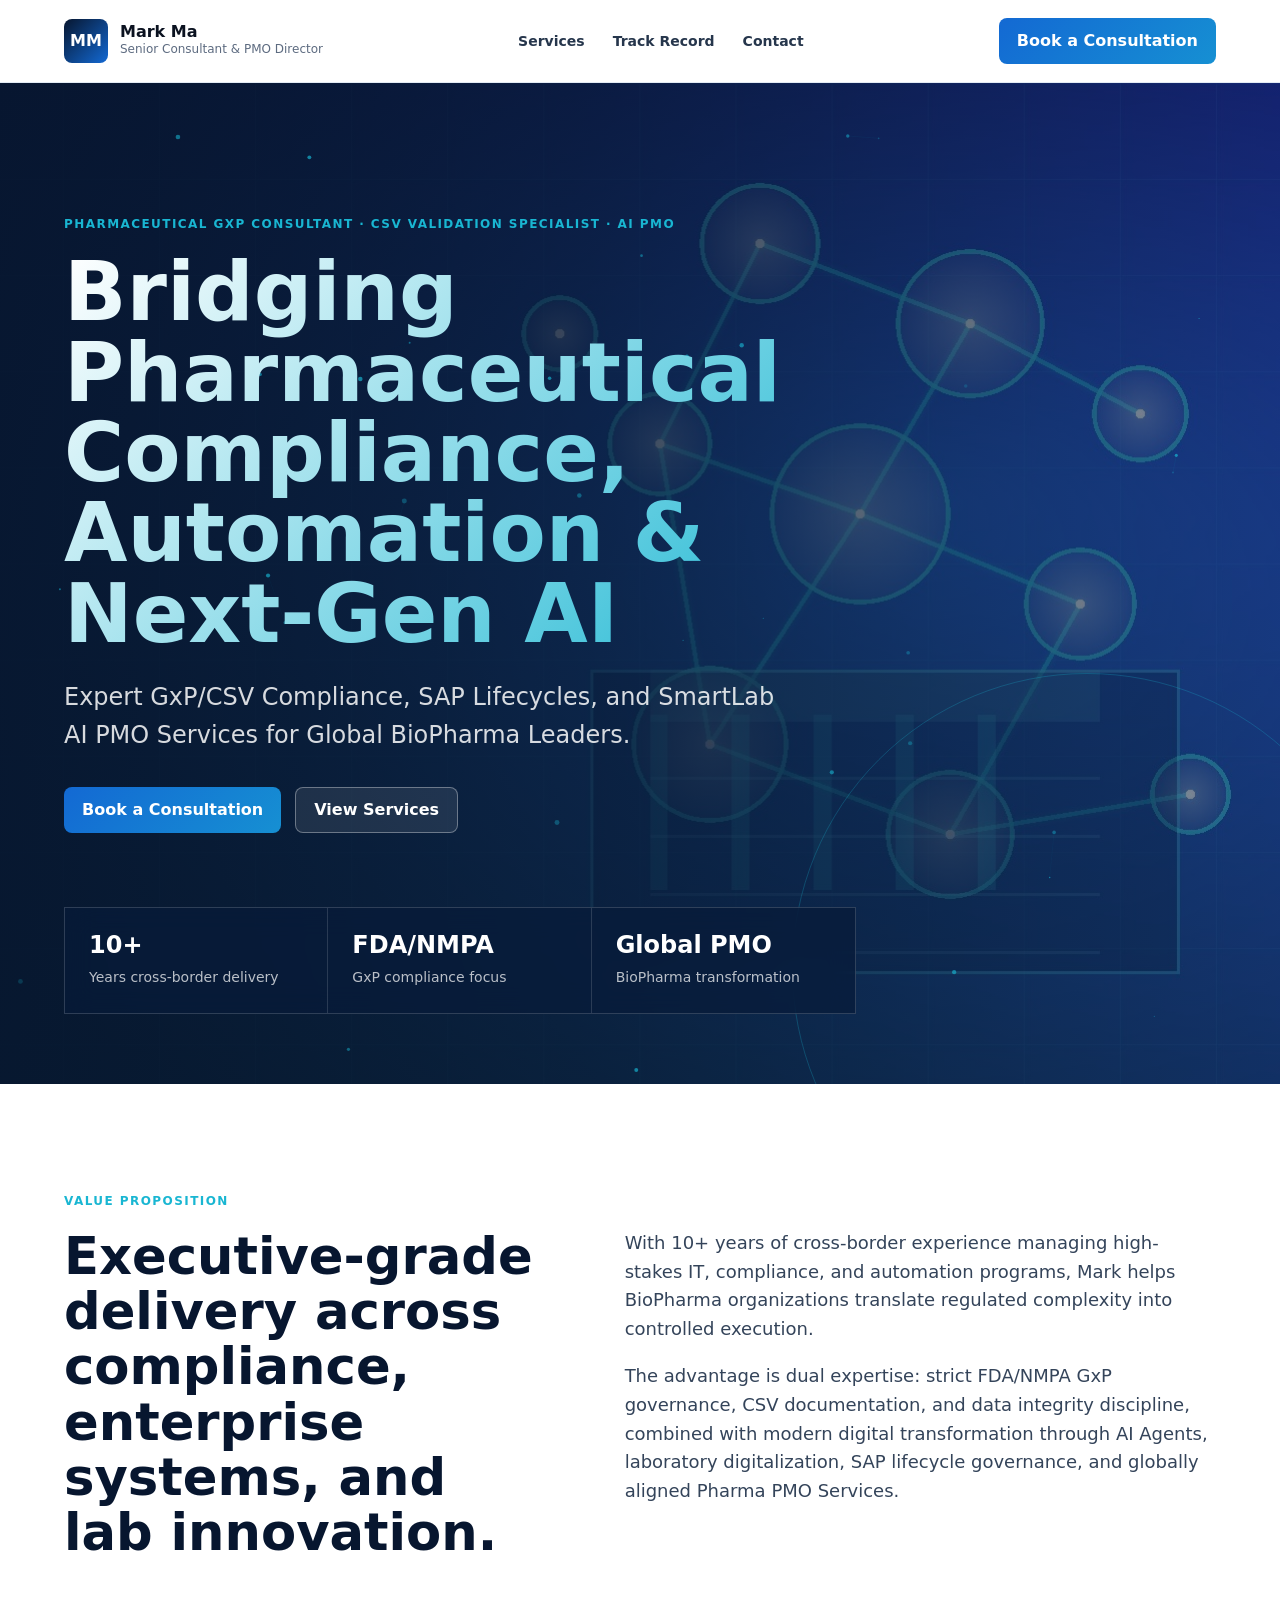
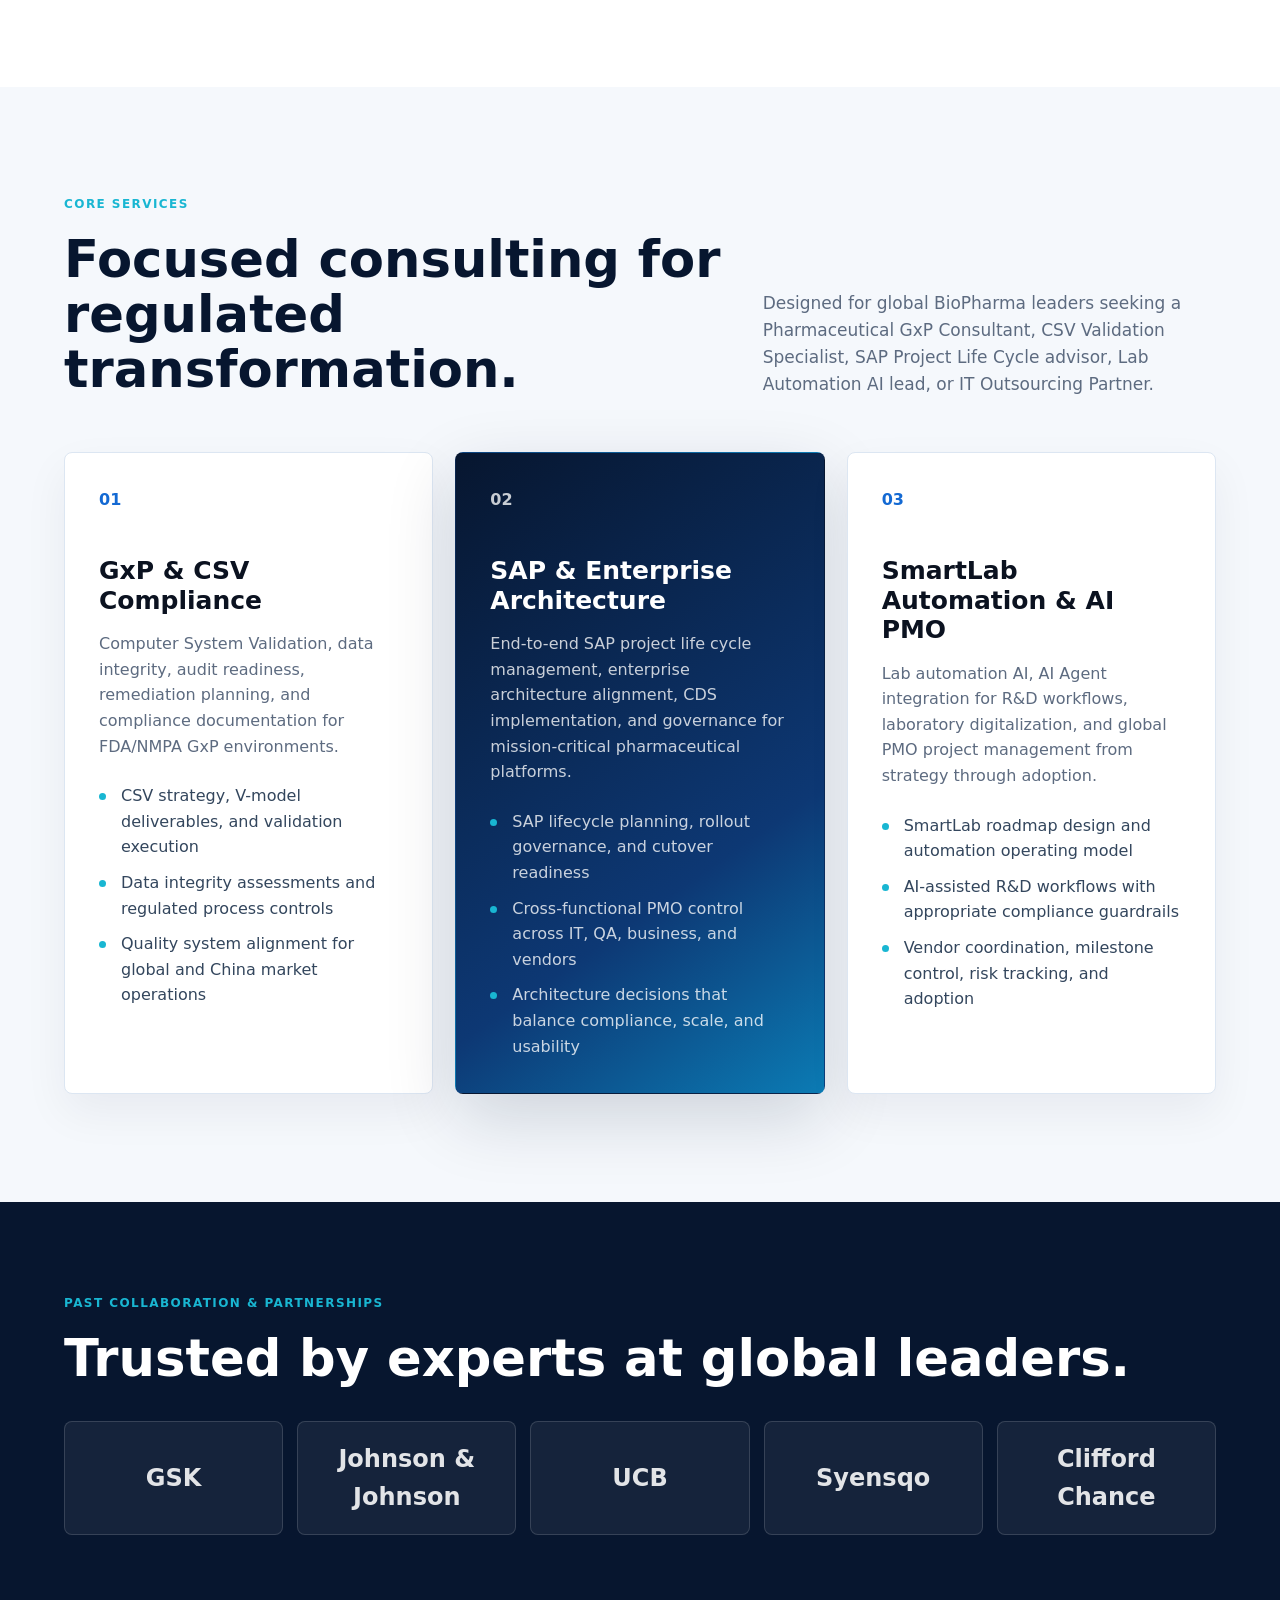
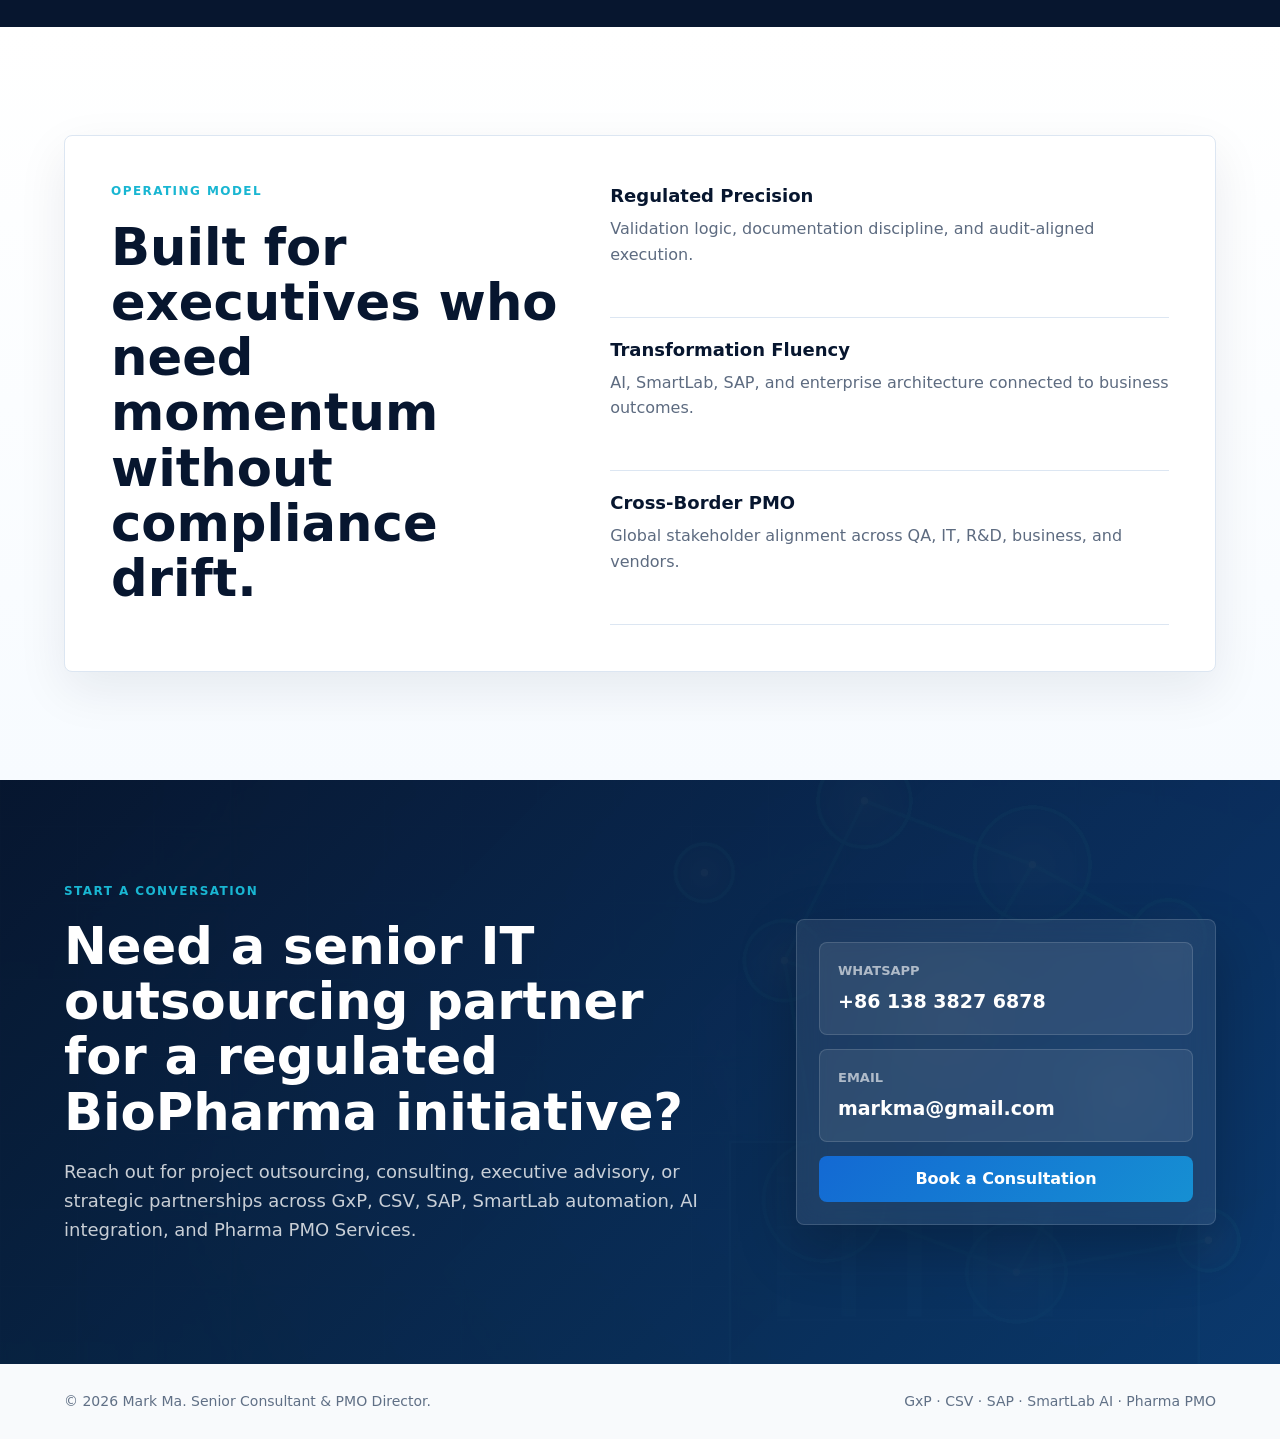
<file: index.html>
<!doctype html>
<html lang="en">
  <head>
    <meta charset="utf-8" />
    <meta name="viewport" content="width=device-width, initial-scale=1" />
    <title>Senior Pharmaceutical GxP Consultant | CSV, SAP Lifecycle & Lab Automation AI PMO</title>
    <meta
      name="description"
      content="Premium consulting for global BioPharma leaders: Pharmaceutical GxP Consultant, CSV Validation Specialist, SAP Project Life Cycle, Lab Automation AI, Pharma PMO Services, and IT Outsourcing Partner."
    />
    <meta
      name="keywords"
      content="Pharmaceutical GxP Consultant, CSV Validation Specialist, SAP Project Life Cycle, Lab Automation AI, Pharma PMO Services, IT Outsourcing Partner, Computer System Validation, FDA GxP, NMPA GxP, SmartLab AI, SAP lifecycle management"
    />
    <meta name="author" content="Mark Ma" />
    <meta name="robots" content="index, follow, max-image-preview:large" />
    <meta property="og:type" content="website" />
    <meta property="og:title" content="Mark Ma | Senior Pharmaceutical GxP Consultant & PMO Director" />
    <meta
      property="og:description"
      content="Expert GxP/CSV Compliance, SAP Lifecycles, and SmartLab AI PMO Services for Global BioPharma Leaders."
    />
    <meta property="og:image" content="https://mark-ma.vercel.app/assets/hero-lab.jpg" />
    <meta property="og:url" content="https://mark-ma.vercel.app/" />
    <meta property="og:site_name" content="Mark Ma Consulting" />
    <meta property="og:locale" content="en_US" />
    <meta name="twitter:card" content="summary_large_image" />
    <meta name="twitter:title" content="Mark Ma | Senior Pharmaceutical GxP Consultant" />
    <meta name="twitter:description" content="Expert GxP/CSV Compliance, SAP Lifecycles, and SmartLab AI PMO Services." />
    <meta name="twitter:image" content="https://mark-ma.vercel.app/assets/hero-lab.jpg" />
    <meta name="theme-color" content="#07162f" />
    <meta name="google-site-verification" content="1vQgkWJ5fA-ZS8AKBYM-wUA8U-LU5tYf1YLGHgV7a9M" />
    <meta name="geo.region" content="CN-GD" />
    <meta name="geo.placename" content="Shenzhen" />
    <meta name="geo.position" content="22.5431;114.0579" />
    <meta name="ICBM" content="22.5431, 114.0579" />
    <link rel="canonical" href="https://mark-ma.vercel.app/" />
    <link rel="preload" href="/assets/hero-lab.jpg" as="image" />
    <link rel="preconnect" href="https://fonts.googleapis.com" />
    <link rel="preconnect" href="https://fonts.gstatic.com" crossorigin />
    <link rel="stylesheet" href="/styles.css" />
    <script type="application/ld+json">
      {
        "@context": "https://schema.org",
        "@graph": [
          {
            "@type": "Person",
            "name": "Mark Ma",
            "jobTitle": "Senior Consultant & PMO Director",
            "email": "mailto:markma@gmail.com",
            "telephone": "+8613838276878",
            "address": {
              "@type": "PostalAddress",
              "addressLocality": "Shenzhen",
              "addressRegion": "Guangdong",
              "addressCountry": "CN"
            },
            "knowsAbout": [
              "Pharmaceutical GxP Consultant",
              "CSV Validation Specialist",
              "Computer System Validation",
              "SAP Project Life Cycle",
              "Lab Automation AI",
              "Pharma PMO Services",
              "IT Outsourcing Partner",
              "FDA GxP",
              "NMPA GxP"
            ]
          },
          {
            "@type": "ProfessionalService",
            "name": "Pharma GxP, CSV, SAP Lifecycle and SmartLab AI PMO Consulting",
            "description": "Senior consulting services for global BioPharma organizations requiring GxP/CSV compliance, SAP lifecycle management, laboratory digitalization, AI agent integration, and cross-border PMO delivery.",
            "areaServed": ["Global", "China", "United States", "Europe"],
            "serviceType": [
              "GxP & CSV Compliance",
              "SAP & Enterprise Architecture",
              "SmartLab Automation & AI PMO"
            ],
            "email": "mailto:markma@gmail.com",
            "telephone": "+8613838276878"
          },
          {
            "@type": "FAQPage",
            "mainEntity": [
              {
                "@type": "Question",
                "name": "What consulting services are available for pharmaceutical GxP and CSV projects?",
                "acceptedAnswer": {
                  "@type": "Answer",
                  "text": "Services include Computer System Validation, data integrity review, compliance audit readiness, FDA/NMPA GxP advisory, validation documentation, remediation planning, and PMO delivery."
                }
              },
              {
                "@type": "Question",
                "name": "Can SAP lifecycle and lab automation projects be managed together?",
                "acceptedAnswer": {
                  "@type": "Answer",
                  "text": "Yes. The consulting model connects SAP project life cycle governance, enterprise architecture, CDS implementation, SmartLab automation, AI agents, and global PMO controls."
                }
              }
            ]
          }
        ]
      }
    </script>
  </head>
  <body>
    <header class="site-header" aria-label="Primary navigation">
      <a class="brand" href="#top" aria-label="Mark Ma home">
        <span class="brand-mark">MM</span>
        <span>
          <strong>Mark Ma</strong>
          <small>Senior Consultant & PMO Director</small>
        </span>
      </a>
      <nav>
        <a href="#services">Services</a>
        <a href="#track-record">Track Record</a>
        <a href="#contact">Contact</a>
      </nav>
      <a class="header-cta" href="mailto:markma@gmail.com?subject=Consulting%20Inquiry">Book a Consultation</a>
    </header>

    <main id="top">
      <section class="hero">
        <div class="hero-bg" role="img" aria-label="Digital pharmaceutical compliance and smart lab command center"></div>
        <div class="hero-content">
          <p class="eyebrow">Pharmaceutical GxP Consultant · CSV Validation Specialist · AI PMO</p>
          <h1>Bridging Pharmaceutical Compliance, Automation & Next-Gen AI</h1>
          <p class="hero-subtitle">
            Expert GxP/CSV Compliance, SAP Lifecycles, and SmartLab AI PMO Services for Global BioPharma Leaders.
          </p>
          <div class="hero-actions" aria-label="Primary actions">
            <a class="button primary" href="mailto:markma@gmail.com?subject=Book%20a%20Consultation">Book a Consultation</a>
            <a class="button secondary" href="#services">View Services</a>
          </div>
          <div class="hero-metrics" aria-label="Experience highlights">
            <div><strong>10+</strong><span>Years cross-border delivery</span></div>
            <div><strong>FDA/NMPA</strong><span>GxP compliance focus</span></div>
            <div><strong>Global PMO</strong><span>BioPharma transformation</span></div>
          </div>
        </div>
      </section>

      <section class="section value-section" id="about">
        <div class="section-kicker">Value Proposition</div>
        <div class="split">
          <div>
            <h2>Executive-grade delivery across compliance, enterprise systems, and lab innovation.</h2>
          </div>
          <div class="value-copy">
            <p>
              With 10+ years of cross-border experience managing high-stakes IT, compliance, and automation programs,
              Mark helps BioPharma organizations translate regulated complexity into controlled execution.
            </p>
            <p>
              The advantage is dual expertise: strict FDA/NMPA GxP governance, CSV documentation, and data integrity
              discipline, combined with modern digital transformation through AI Agents, laboratory digitalization,
              SAP lifecycle governance, and globally aligned Pharma PMO Services.
            </p>
          </div>
        </div>
      </section>

      <section class="section services-section" id="services">
        <div class="section-heading">
          <div>
            <div class="section-kicker">Core Services</div>
            <h2>Focused consulting for regulated transformation.</h2>
          </div>
          <p>
            Designed for global BioPharma leaders seeking a Pharmaceutical GxP Consultant, CSV Validation Specialist,
            SAP Project Life Cycle advisor, Lab Automation AI lead, or IT Outsourcing Partner.
          </p>
        </div>
        <div class="service-grid">
          <article class="service-card">
            <span class="service-index">01</span>
            <h3>GxP & CSV Compliance</h3>
            <p>
              Computer System Validation, data integrity, audit readiness, remediation planning, and compliance
              documentation for FDA/NMPA GxP environments.
            </p>
            <ul>
              <li>CSV strategy, V-model deliverables, and validation execution</li>
              <li>Data integrity assessments and regulated process controls</li>
              <li>Quality system alignment for global and China market operations</li>
            </ul>
          </article>
          <article class="service-card accent">
            <span class="service-index">02</span>
            <h3>SAP & Enterprise Architecture</h3>
            <p>
              End-to-end SAP project life cycle management, enterprise architecture alignment, CDS implementation, and
              governance for mission-critical pharmaceutical platforms.
            </p>
            <ul>
              <li>SAP lifecycle planning, rollout governance, and cutover readiness</li>
              <li>Cross-functional PMO control across IT, QA, business, and vendors</li>
              <li>Architecture decisions that balance compliance, scale, and usability</li>
            </ul>
          </article>
          <article class="service-card">
            <span class="service-index">03</span>
            <h3>SmartLab Automation & AI PMO</h3>
            <p>
              Lab automation AI, AI Agent integration for R&D workflows, laboratory digitalization, and global PMO
              project management from strategy through adoption.
            </p>
            <ul>
              <li>SmartLab roadmap design and automation operating model</li>
              <li>AI-assisted R&D workflows with appropriate compliance guardrails</li>
              <li>Vendor coordination, milestone control, risk tracking, and adoption</li>
            </ul>
          </article>
        </div>
      </section>

      <section class="trust-band" id="track-record" aria-label="Past collaboration and partnerships">
        <div class="section-kicker">Past Collaboration & Partnerships</div>
        <h2>Trusted by experts at global leaders.</h2>
        <div class="logo-grid">
          <div class="logo-tile">GSK</div>
          <div class="logo-tile">Johnson & Johnson</div>
          <div class="logo-tile">UCB</div>
          <div class="logo-tile">Syensqo</div>
          <div class="logo-tile">Clifford Chance</div>
        </div>
      </section>

      <section class="section insight-section" aria-label="Consulting model">
        <div class="insight-panel">
          <div>
            <div class="section-kicker">Operating Model</div>
            <h2>Built for executives who need momentum without compliance drift.</h2>
          </div>
          <div class="insight-grid">
            <div>
              <strong>Regulated Precision</strong>
              <span>Validation logic, documentation discipline, and audit-aligned execution.</span>
            </div>
            <div>
              <strong>Transformation Fluency</strong>
              <span>AI, SmartLab, SAP, and enterprise architecture connected to business outcomes.</span>
            </div>
            <div>
              <strong>Cross-Border PMO</strong>
              <span>Global stakeholder alignment across QA, IT, R&D, business, and vendors.</span>
            </div>
          </div>
        </div>
      </section>

      <section class="contact-section" id="contact">
        <div>
          <div class="section-kicker">Start a Conversation</div>
          <h2>Need a senior IT outsourcing partner for a regulated BioPharma initiative?</h2>
          <p>
            Reach out for project outsourcing, consulting, executive advisory, or strategic partnerships across GxP,
            CSV, SAP, SmartLab automation, AI integration, and Pharma PMO Services.
          </p>
        </div>
        <div class="contact-card">
          <a href="https://wa.me/8613838276878" target="_blank" rel="noreferrer">
            <span>WhatsApp</span>
            <strong>+86 138 3827 6878</strong>
          </a>
          <a href="mailto:markma@gmail.com">
            <span>Email</span>
            <strong>markma@gmail.com</strong>
          </a>
          <a class="button primary full" href="mailto:markma@gmail.com?subject=BioPharma%20Consulting%20Inquiry">
            Book a Consultation
          </a>
        </div>
      </section>
    </main>

    <footer>
      <span>© 2026 Mark Ma. Senior Consultant & PMO Director.</span>
      <span>GxP · CSV · SAP · SmartLab AI · Pharma PMO</span>
    </footer>
    <script>
      // Particle effect for hero section
      const hero = document.querySelector('.hero');
      if (hero) {
        const canvas = document.createElement('canvas');
        canvas.style.cssText = 'position:absolute;top:0;left:0;width:100%;height:100%;pointer-events:none;z-index:0;';
        hero.appendChild(canvas);
        const ctx = canvas.getContext('2d');
        let particles = [];
        
        function resize() {
          canvas.width = hero.offsetWidth;
          canvas.height = hero.offsetHeight;
        }
        resize();
        window.addEventListener('resize', resize);
        
        class Particle {
          constructor() {
            this.reset();
          }
          reset() {
            this.x = Math.random() * canvas.width;
            this.y = Math.random() * canvas.height;
            this.size = Math.random() * 2 + 0.5;
            this.speedX = (Math.random() - 0.5) * 0.5;
            this.speedY = (Math.random() - 0.5) * 0.5;
            this.opacity = Math.random() * 0.5 + 0.2;
          }
          update() {
            this.x += this.speedX;
            this.y += this.speedY;
            if (this.x < 0 || this.x > canvas.width) this.speedX *= -1;
            if (this.y < 0 || this.y > canvas.height) this.speedY *= -1;
          }
          draw() {
            ctx.beginPath();
            ctx.arc(this.x, this.y, this.size, 0, Math.PI * 2);
            ctx.fillStyle = `rgba(25, 182, 210, ${this.opacity})`;
            ctx.fill();
          }
        }
        
        for (let i = 0; i < 40; i++) {
          particles.push(new Particle());
        }
        
        function animate() {
          ctx.clearRect(0, 0, canvas.width, canvas.height);
          particles.forEach(p => {
            p.update();
            p.draw();
          });
          // Draw connections
          for (let i = 0; i < particles.length; i++) {
            for (let j = i + 1; j < particles.length; j++) {
              const dx = particles[i].x - particles[j].x;
              const dy = particles[i].y - particles[j].y;
              const dist = Math.sqrt(dx * dx + dy * dy);
              if (dist < 80) {
                ctx.beginPath();
                ctx.moveTo(particles[i].x, particles[i].y);
                ctx.lineTo(particles[j].x, particles[j].y);
                ctx.strokeStyle = `rgba(25, 182, 210, ${0.08 * (1 - dist / 80)})`;
                ctx.stroke();
              }
            }
          }
          requestAnimationFrame(animate);
        }
        animate();
      }
      
      // Scroll animations
      const observerOptions = { threshold: 0.1 };
      const observer = new IntersectionObserver((entries) => {
        entries.forEach(entry => {
          if (entry.isIntersecting) {
            entry.target.style.opacity = '1';
            entry.target.style.transform = 'translateY(0)';
          }
        });
      }, observerOptions);
      
      document.querySelectorAll('.service-card, .logo-tile, .insight-panel').forEach(el => {
        el.style.opacity = '0';
        el.style.transform = 'translateY(30px)';
        el.style.transition = 'all 0.6s ease-out';
        observer.observe(el);
      });
    </script>
  </body>
</html>
</file>
<file: styles.css>
:root {
  --navy: #07162f;
  --navy-2: #0b2144;
  --medical: #1369d3;
  --cyan: #19b6d2;
  --ink: #0b1220;
  --muted: #5d6b80;
  --line: #dce6f2;
  --soft: #f5f8fc;
  --white: #ffffff;
  --shadow: 0 24px 70px rgba(7, 22, 47, 0.16);
  --glow: 0 0 40px rgba(25, 182, 210, 0.3);
}

* {
  box-sizing: border-box;
}

html {
  scroll-behavior: smooth;
}

body {
  margin: 0;
  color: var(--ink);
  background: var(--white);
  font-family: Inter, ui-sans-serif, system-ui, -apple-system, BlinkMacSystemFont, "Segoe UI", sans-serif;
  line-height: 1.6;
}

a {
  color: inherit;
  text-decoration: none;
}

/* Animations */
@keyframes fadeInUp {
  from {
    opacity: 0;
    transform: translateY(30px);
  }
  to {
    opacity: 1;
    transform: translateY(0);
  }
}

@keyframes fadeIn {
  from { opacity: 0; }
  to { opacity: 1; }
}

@keyframes slideInLeft {
  from {
    opacity: 0;
    transform: translateX(-50px);
  }
  to {
    opacity: 1;
    transform: translateX(0);
  }
}

@keyframes pulse {
  0%, 100% { transform: scale(1); }
  50% { transform: scale(1.05); }
}

@keyframes glow {
  0%, 100% { box-shadow: 0 0 20px rgba(25, 182, 210, 0.3); }
  50% { box-shadow: 0 0 40px rgba(25, 182, 210, 0.6); }
}

@keyframes float {
  0%, 100% { transform: translateY(0); }
  50% { transform: translateY(-10px); }
}

@keyframes gradientShift {
  0% { background-position: 0% 50%; }
  50% { background-position: 100% 50%; }
  100% { background-position: 0% 50%; }
}

.site-header {
  position: sticky;
  top: 0;
  z-index: 10;
  display: flex;
  align-items: center;
  justify-content: space-between;
  gap: 28px;
  padding: 18px clamp(20px, 5vw, 72px);
  background: rgba(255, 255, 255, 0.92);
  border-bottom: 1px solid rgba(220, 230, 242, 0.8);
  backdrop-filter: blur(18px);
  animation: fadeIn 0.6s ease-out;
}

.brand {
  display: flex;
  align-items: center;
  gap: 12px;
  min-width: 240px;
}

.brand-mark {
  display: grid;
  width: 44px;
  height: 44px;
  place-items: center;
  border-radius: 8px;
  color: var(--white);
  background: linear-gradient(135deg, var(--navy), var(--medical));
  font-weight: 800;
  letter-spacing: 0;
}

.brand strong,
.brand small {
  display: block;
}

.brand strong {
  line-height: 1.1;
}

.brand small {
  color: var(--muted);
  font-size: 12px;
}

nav {
  display: flex;
  align-items: center;
  gap: 28px;
  color: #26364c;
  font-size: 14px;
  font-weight: 650;
}

.header-cta,
.button {
  display: inline-flex;
  align-items: center;
  justify-content: center;
  min-height: 46px;
  border-radius: 8px;
  padding: 0 18px;
  font-weight: 750;
  line-height: 1;
}

.header-cta,
.button.primary {
  color: var(--white);
  background: linear-gradient(135deg, var(--medical), var(--cyan));
  background-size: 200% 200%;
  animation: gradientShift 3s ease infinite, glow 2s ease-in-out infinite;
  transition: all 0.3s ease;
}

.header-cta:hover,
.button.primary:hover {
  transform: translateY(-2px);
  box-shadow: 0 20px 40px rgba(19, 105, 211, 0.4);
}

.button.secondary {
  color: var(--white);
  border: 1px solid rgba(255, 255, 255, 0.34);
  background: rgba(255, 255, 255, 0.09);
}

.hero {
  position: relative;
  min-height: 760px;
  overflow: hidden;
  color: var(--white);
  background: var(--navy);
}

.hero-bg {
  position: absolute;
  inset: 0;
  background:
    linear-gradient(90deg, rgba(7, 22, 47, 0.95) 0%, rgba(7, 22, 47, 0.78) 46%, rgba(7, 22, 47, 0.48) 100%),
    url("/assets/hero-lab.jpg") center right / cover no-repeat;
}

.hero::after {
  position: absolute;
  right: -8%;
  bottom: -18%;
  width: 46vw;
  height: 46vw;
  min-width: 480px;
  min-height: 480px;
  content: "";
  border: 1px solid rgba(25, 182, 210, 0.26);
  border-radius: 999px;
  animation: pulse 4s ease-in-out infinite;
}

.hero-content {
  position: relative;
  z-index: 1;
  max-width: 920px;
  padding: 132px clamp(20px, 5vw, 72px) 70px;
  animation: fadeInUp 1s ease-out;
}

.hero h1 {
  background: linear-gradient(135deg, var(--white), var(--cyan));
  -webkit-background-clip: text;
  -webkit-text-fill-color: transparent;
  background-clip: text;
  animation: fadeInUp 1.2s ease-out;
}

.hero-subtitle {
  animation: fadeInUp 1.4s ease-out;
}

.hero-actions {
  animation: fadeInUp 1.6s ease-out;
}

.eyebrow,
.section-kicker {
  margin: 0 0 18px;
  color: var(--cyan);
  font-size: 12px;
  font-weight: 850;
  letter-spacing: 0.12em;
  text-transform: uppercase;
}

h1,
h2,
h3,
p {
  margin-top: 0;
}

h1 {
  max-width: 850px;
  margin-bottom: 24px;
  font-size: clamp(44px, 7vw, 82px);
  line-height: 0.98;
  letter-spacing: 0;
}

.hero-subtitle {
  max-width: 720px;
  margin-bottom: 32px;
  color: rgba(255, 255, 255, 0.84);
  font-size: clamp(18px, 2vw, 24px);
}

.hero-actions {
  display: flex;
  flex-wrap: wrap;
  gap: 14px;
  margin-bottom: 74px;
}

.hero-metrics {
  display: grid;
  max-width: 900px;
  grid-template-columns: repeat(3, minmax(0, 1fr));
  border: 1px solid rgba(255, 255, 255, 0.16);
  background: rgba(8, 27, 58, 0.72);
  backdrop-filter: blur(14px);
}

.hero-metrics div {
  padding: 24px;
  border-right: 1px solid rgba(255, 255, 255, 0.14);
}

.hero-metrics div:last-child {
  border-right: 0;
}

.hero-metrics strong {
  display: block;
  color: var(--white);
  font-size: 24px;
  line-height: 1.1;
}

.hero-metrics span {
  display: block;
  margin-top: 8px;
  color: rgba(255, 255, 255, 0.72);
  font-size: 14px;
}

.section {
  padding: 108px clamp(20px, 5vw, 72px);
}

.split {
  display: grid;
  grid-template-columns: minmax(0, 0.9fr) minmax(0, 1.1fr);
  gap: clamp(36px, 6vw, 96px);
  align-items: start;
}

h2 {
  margin-bottom: 18px;
  color: var(--navy);
  font-size: clamp(32px, 4vw, 54px);
  line-height: 1.08;
  letter-spacing: 0;
}

.value-copy {
  color: #34445a;
  font-size: 18px;
}

.services-section {
  background: var(--soft);
}

.section-heading {
  display: grid;
  grid-template-columns: minmax(0, 0.95fr) minmax(280px, 0.65fr);
  gap: 36px;
  align-items: end;
  margin-bottom: 36px;
}

.section-heading p {
  color: var(--muted);
  font-size: 17px;
}

.service-grid {
  display: grid;
  grid-template-columns: repeat(3, minmax(0, 1fr));
  gap: 22px;
}

.service-card {
  min-height: 458px;
  padding: 34px;
  border: 1px solid var(--line);
  border-radius: 8px;
  background: var(--white);
  box-shadow: 0 18px 45px rgba(7, 22, 47, 0.06);
  transition: all 0.3s ease;
}

.service-card:hover {
  transform: translateY(-8px);
  box-shadow: 0 24px 60px rgba(7, 22, 47, 0.12);
}

.service-card.accent {
  color: var(--white);
  border-color: transparent;
  background: linear-gradient(145deg, var(--navy), #0d3874 66%, #0b7bb4);
  box-shadow: var(--shadow);
}

.service-card.accent:hover {
  box-shadow: 0 30px 70px rgba(7, 22, 47, 0.2);
}

.service-index {
  display: block;
  margin-bottom: 44px;
  color: var(--medical);
  font-weight: 850;
}

.service-card.accent .service-index,
.service-card.accent p,
.service-card.accent li {
  color: rgba(255, 255, 255, 0.78);
}

.service-card h3 {
  margin-bottom: 16px;
  color: inherit;
  font-size: 25px;
  line-height: 1.18;
}

.service-card p {
  color: var(--muted);
}

.service-card ul {
  display: grid;
  gap: 10px;
  margin: 24px 0 0;
  padding: 0;
  color: #33465d;
  list-style: none;
}

.service-card li {
  position: relative;
  padding-left: 22px;
}

.service-card li::before {
  position: absolute;
  top: 10px;
  left: 0;
  width: 7px;
  height: 7px;
  content: "";
  border-radius: 99px;
  background: var(--cyan);
}

.trust-band {
  padding: 92px clamp(20px, 5vw, 72px);
  color: var(--white);
  background: var(--navy);
}

.trust-band h2 {
  color: var(--white);
}

.logo-grid {
  display: grid;
  grid-template-columns: repeat(5, minmax(0, 1fr));
  gap: 14px;
  margin-top: 34px;
}

.logo-tile {
  display: grid;
  min-height: 102px;
  place-items: center;
  padding: 18px;
  border: 1px solid rgba(255, 255, 255, 0.14);
  border-radius: 8px;
  color: rgba(255, 255, 255, 0.88);
  background: rgba(255, 255, 255, 0.06);
  font-size: clamp(18px, 2vw, 24px);
  font-weight: 850;
  text-align: center;
  transition: all 0.3s ease;
}

.logo-tile:hover {
  background: rgba(255, 255, 255, 0.12);
  transform: translateY(-4px);
}

.insight-section {
  background: linear-gradient(180deg, #ffffff, #f7fbff);
}

.insight-panel {
  display: grid;
  grid-template-columns: minmax(0, 0.9fr) minmax(0, 1.1fr);
  gap: 42px;
  padding: 46px;
  border: 1px solid var(--line);
  border-radius: 8px;
  background: var(--white);
  box-shadow: 0 18px 50px rgba(7, 22, 47, 0.08);
}

.insight-grid {
  display: grid;
  gap: 18px;
}

.insight-grid div {
  padding-bottom: 18px;
  border-bottom: 1px solid var(--line);
}

.insight-grid strong,
.insight-grid span {
  display: block;
}

.insight-grid strong {
  color: var(--navy);
  font-size: 18px;
}

.insight-grid span {
  margin-top: 5px;
  color: var(--muted);
}

.contact-section {
  display: grid;
  grid-template-columns: minmax(0, 1fr) 420px;
  gap: 54px;
  align-items: center;
  padding: 102px clamp(20px, 5vw, 72px);
  color: var(--white);
  background:
    linear-gradient(135deg, rgba(7, 22, 47, 0.96), rgba(9, 55, 105, 0.94)),
    url("/assets/hero-lab.jpg") center / cover no-repeat;
}

.contact-section h2 {
  color: var(--white);
}

.contact-section p {
  max-width: 760px;
  color: rgba(255, 255, 255, 0.78);
  font-size: 18px;
}

.contact-card {
  display: grid;
  gap: 14px;
  padding: 22px;
  border: 1px solid rgba(255, 255, 255, 0.14);
  border-radius: 8px;
  background: rgba(255, 255, 255, 0.08);
  box-shadow: 0 24px 60px rgba(0, 0, 0, 0.24);
  backdrop-filter: blur(16px);
  transition: all 0.3s ease;
}

.contact-card:hover {
  transform: translateY(-4px);
  box-shadow: 0 30px 70px rgba(0, 0, 0, 0.3);
}

.contact-card a:not(.button) {
  display: grid;
  gap: 4px;
  padding: 18px;
  border: 1px solid rgba(255, 255, 255, 0.14);
  border-radius: 8px;
  background: rgba(255, 255, 255, 0.08);
}

.contact-card span {
  color: rgba(255, 255, 255, 0.62);
  font-size: 13px;
  font-weight: 750;
  text-transform: uppercase;
}

.contact-card strong {
  font-size: 19px;
  overflow-wrap: anywhere;
}

.full {
  width: 100%;
}

footer {
  display: flex;
  justify-content: space-between;
  gap: 20px;
  padding: 26px clamp(20px, 5vw, 72px);
  color: #607086;
  background: #f8fafc;
  font-size: 14px;
}

@media (max-width: 980px) {
  .site-header {
    align-items: flex-start;
    flex-direction: column;
    gap: 16px;
  }

  nav {
    width: 100%;
    justify-content: space-between;
  }

  .header-cta {
    width: 100%;
  }

  .hero {
    min-height: auto;
  }

  .hero-content {
    padding-top: 86px;
  }

  .hero-metrics,
  .split,
  .section-heading,
  .service-grid,
  .insight-panel,
  .contact-section {
    grid-template-columns: 1fr;
  }

  .hero-metrics div {
    border-right: 0;
    border-bottom: 1px solid rgba(255, 255, 255, 0.14);
  }

  .hero-metrics div:last-child {
    border-bottom: 0;
  }

  .logo-grid {
    grid-template-columns: repeat(2, minmax(0, 1fr));
  }

  .contact-section {
    gap: 28px;
  }
}

@media (max-width: 640px) {
  nav {
    flex-wrap: wrap;
    gap: 14px;
    justify-content: flex-start;
  }

  h1 {
    font-size: 42px;
  }

  .section,
  .trust-band,
  .contact-section {
    padding-top: 72px;
    padding-bottom: 72px;
  }

  .service-card,
  .insight-panel {
    padding: 24px;
  }

  .logo-grid {
    grid-template-columns: 1fr;
  }

  footer {
    flex-direction: column;
  }
}
</file>
